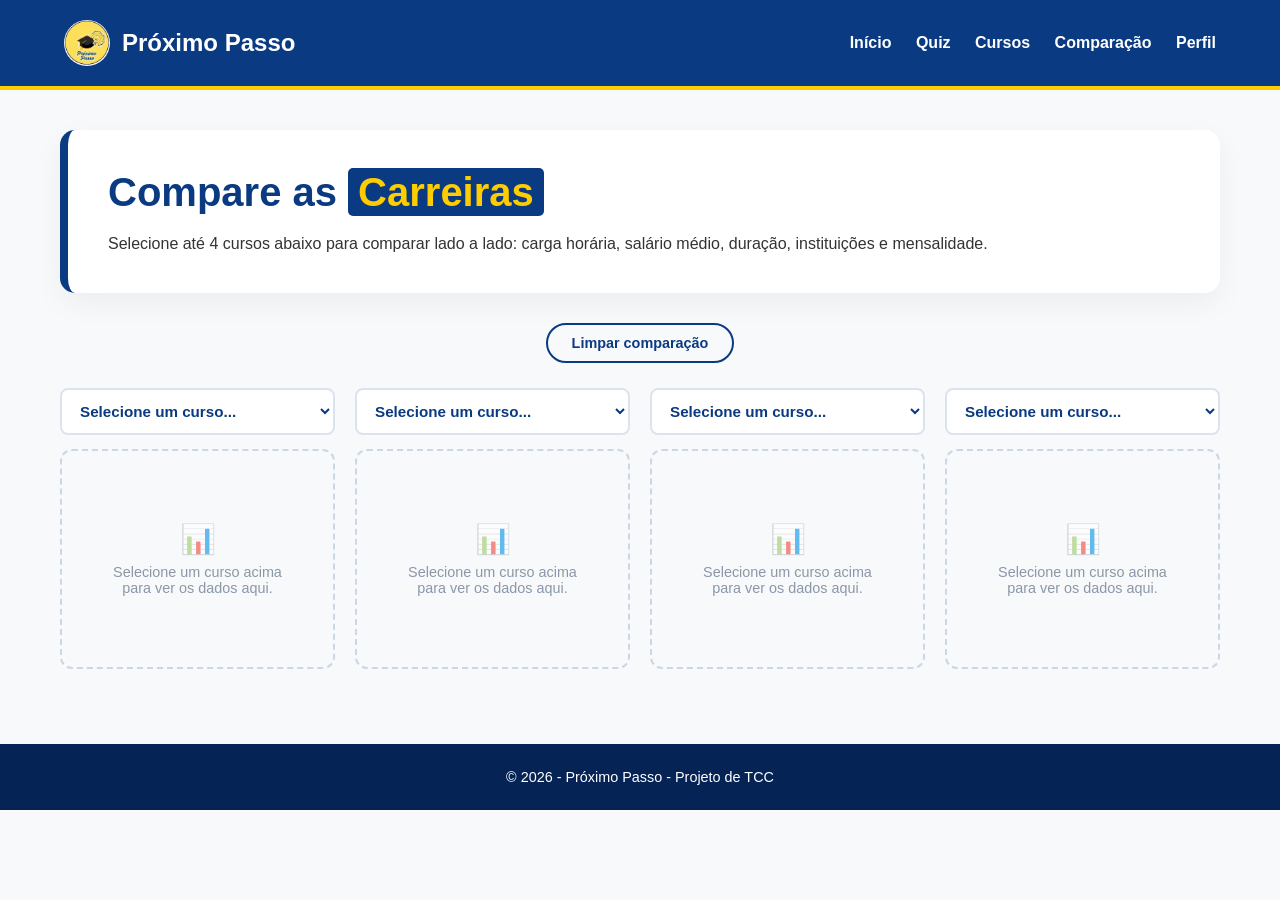
<file: comparacao.html>
<!DOCTYPE html>
<!--
    ARQUIVO: comparacao.html
    ---------------------------------------------------------------
    Página que permite comparar até 4 cursos lado a lado. Igual às
    outras páginas dinâmicas do site, o painel de comparação
    (#painel-comparativo) nasce vazio no HTML e é preenchido pelo
    js/pagina-comparacao.js com 4 "slots" (select + coluna de dados).
-->
<html lang="pt-BR">
<head>
    <meta charset="UTF-8">
    <meta name="viewport" content="width=device-width, initial-scale=1.0">
    <title>Próximo Passo | Comparação de Carreiras</title>
    <link rel="stylesheet" href="css/style.css">
</head>
<body>
    <header>
        <div class="logo">
            <img src="imagens/logo.jpeg" alt="Logo Próximo Passo" class="logo-img">
            <span>Próximo Passo</span>
        </div>
        <nav>
            <a href="inicio.html">Início</a>
            <a href="quiz.html">Quiz</a>
            <a href="cursos.html">Cursos</a>
            <a href="comparacao.html">Comparação</a>
            <a href="perfil.html">Perfil</a>
        </nav>
    </header>

    <main>
        <section class="hero-texto">
            <h1>Compare as <span>Carreiras</span></h1>
            <p>
                Selecione até 4 cursos abaixo para comparar lado a lado: carga horária, salário médio,
                duração, instituições e mensalidade.
            </p>
        </section>

        <!-- Botão que zera os 4 selects e volta todas as colunas para
             o estado "vazio" (placeholder). O comportamento de clique
             é ligado em js/pagina-comparacao.js. type="button" evita
             que o clique tente enviar algum formulário. -->
        <div class="btn-limpar-wrapper">
            <button id="btn-limpar-comparacao" class="btn-secundario" type="button">Limpar comparação</button>
        </div>

        <!-- Painel montado em branco pelo js/pagina-comparacao.js; a pessoa
             escolhe os cursos nos selects que o script cria aqui dentro.
             Se a pessoa chegou até aqui clicando em "Comparar Este" em
             algum card de outra página, o primeiro slot já vem
             pré-preenchido automaticamente (leia os comentários dentro
             do próprio pagina-comparacao.js para entender como). -->
        <div id="painel-comparativo" class="painel-comparativo"></div>
    </main>

    <footer>
        <p>&copy; 2026 - Próximo Passo - Projeto de TCC</p>
    </footer>

    <!-- dados.js primeiro (fornece CURSOS, carregarCursos, getCursoPorId
         e a chave COMPARAR_INICIAL_KEY); pagina-comparacao.js depois -->
    <script src="js/dados.js"></script>
    <script src="js/pagina-comparacao.js"></script>
</body>
</html>
</file>
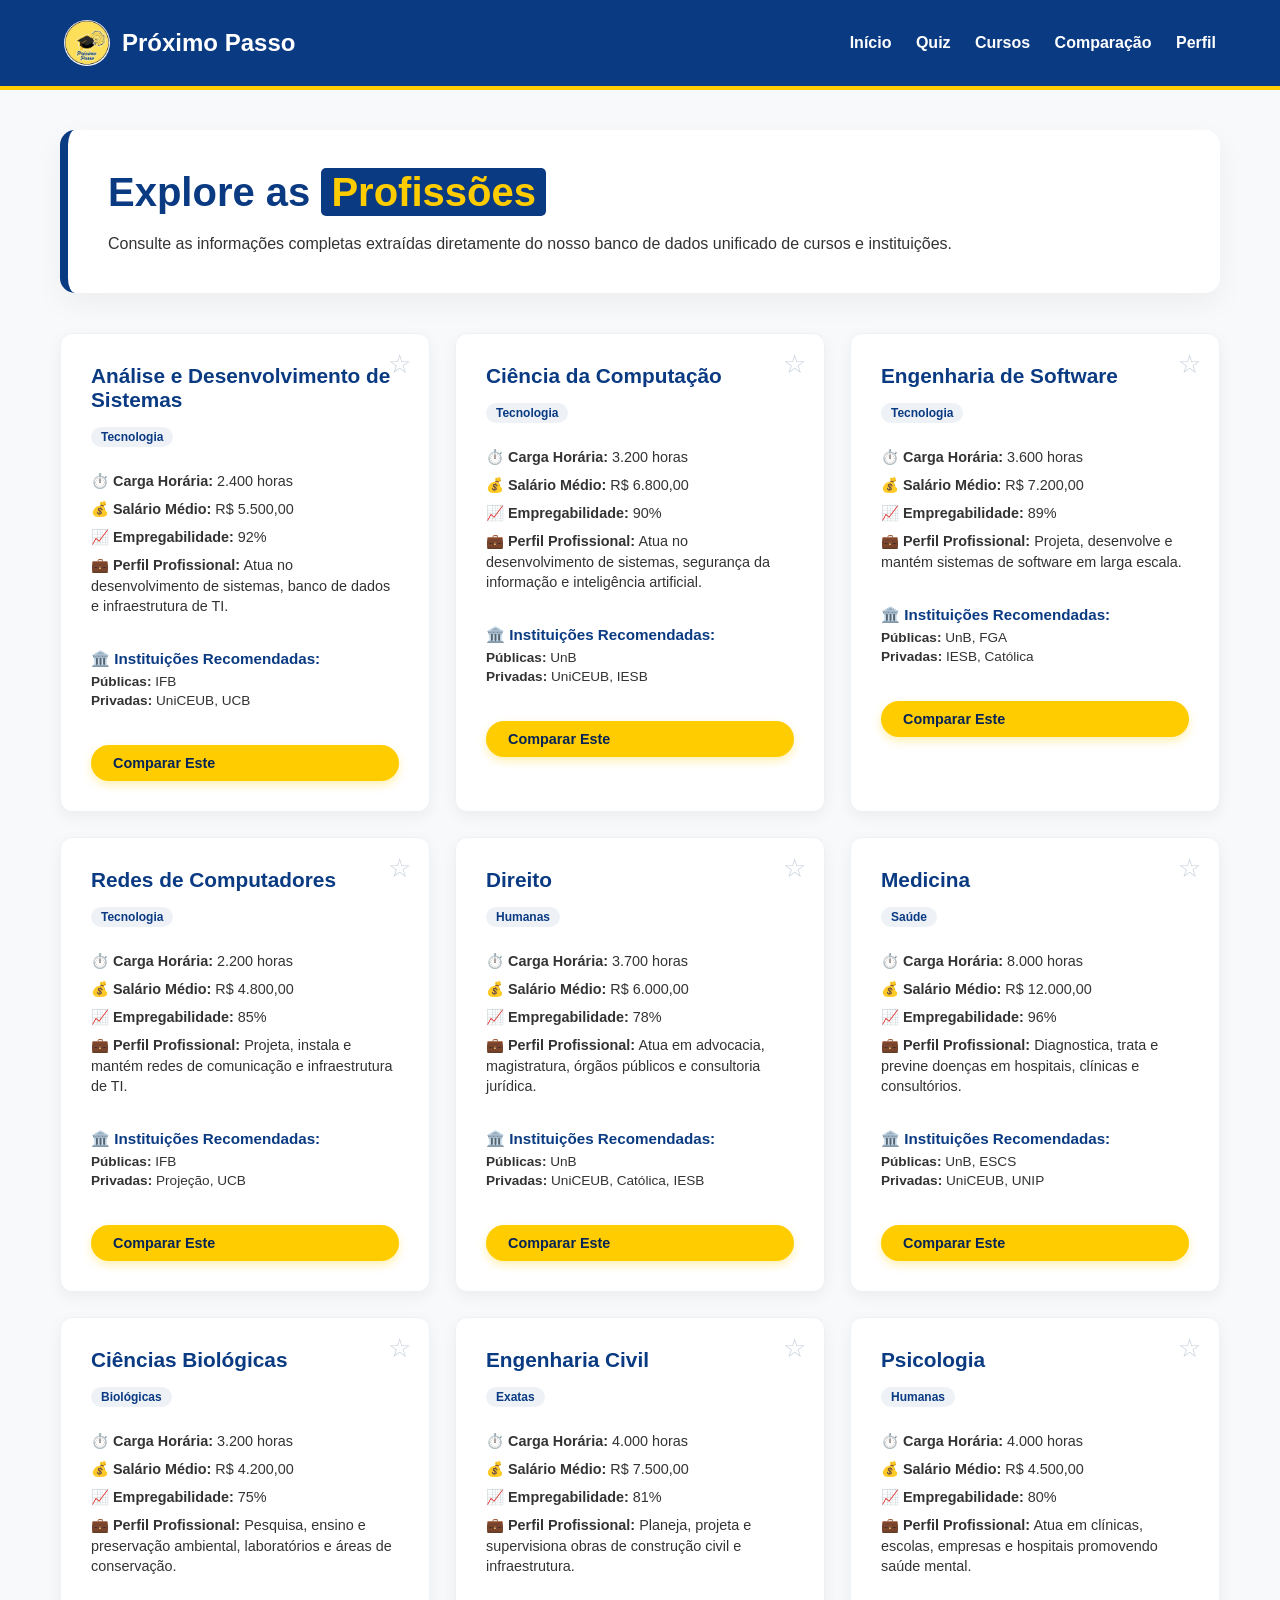
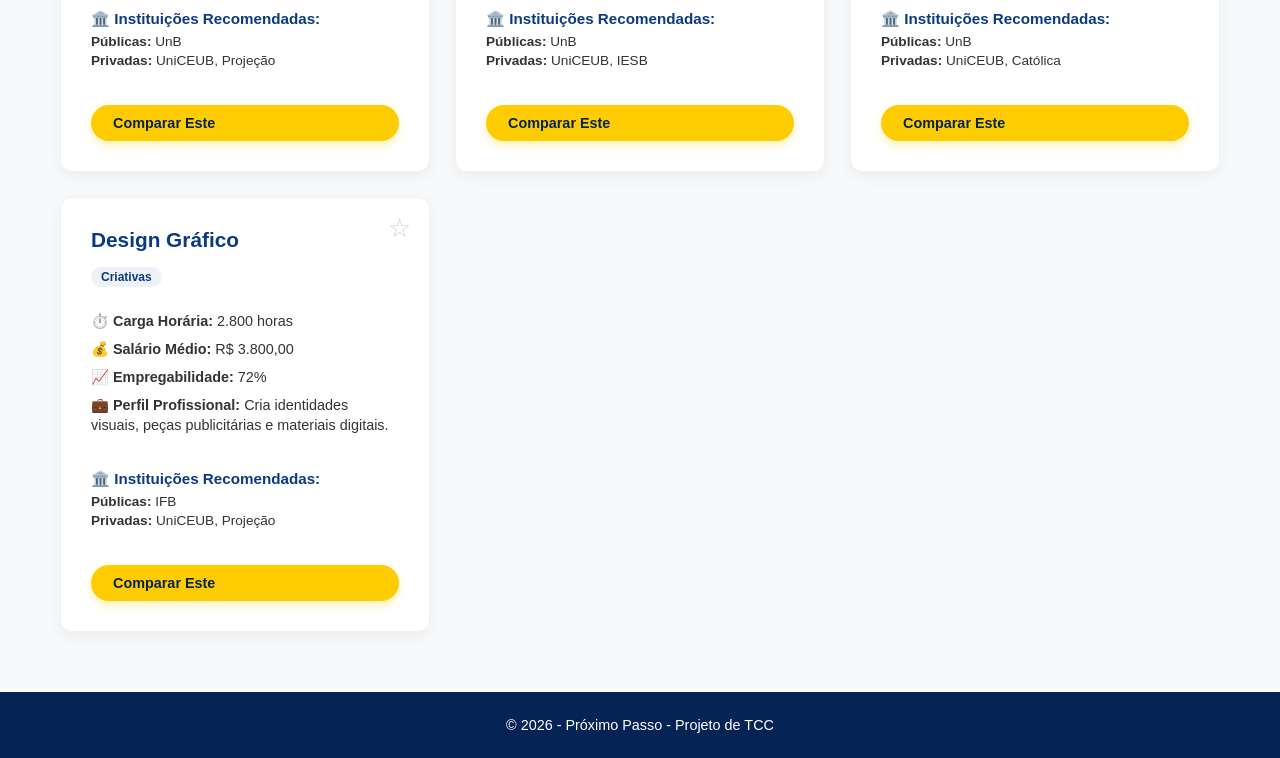
<file: cursos.html>
<!DOCTYPE html>
<!--
    ARQUIVO: cursos.html
    ---------------------------------------------------------------
    Página que lista TODOS os cursos do banco de dados (hoje, o mock
    em js/dados.js). Assim como resultado.html, o HTML aqui é só o
    "esqueleto" da página — a <div id="cursos-grid"> começa vazia e é
    preenchida pelo js/pagina-cursos.js assim que os cursos terminam
    de "carregar".
-->
<html lang="pt-BR">

<head>
    <meta charset="UTF-8">
    <meta name="viewport" content="width=device-width, initial-scale=1.0">
    <title>Próximo Passo | Explorar Cursos</title>
    <link rel="stylesheet" href="css/style.css">
</head>

<body>

    <header>
        <div class="logo">
            <img src="imagens/logo.jpeg" alt="Logo Próximo Passo" class="logo-img">
            <span>Próximo Passo</span>
        </div>
        <nav>
            <a href="inicio.html">Início</a>
            <a href="quiz.html">Quiz</a>
            <a href="cursos.html">Cursos</a>
            <a href="comparacao.html">Comparação</a>
            <a href="perfil.html">Perfil</a>
        </nav>
    </header>

    <main>
        <!-- Cabeçalho da página -->
        <section class="hero-texto" style="margin-bottom: 40px;">
            <h1>Explore as <span>Profissões</span></h1>
            <p>
                Consulte as informações completas extraídas diretamente do nosso banco de dados unificado de cursos e instituições.
            </p>
        </section>

        <!-- Os cursos são renderizados dinamicamente pelo js/pagina-cursos.js
             (que usa a função renderCursoCard definida em js/dados.js).
             No HTML puro, esta div nasce vazia. -->
        <div class="grid" id="cursos-grid"></div>
    </main>

    <footer>
        <p>&copy; 2026 - Próximo Passo - Projeto de TCC</p>
    </footer>

    <!-- dados.js primeiro (fornece CURSOS, carregarCursos, renderCursoCard
         e os botões de favoritar/comparar); pagina-cursos.js depois, que
         é quem efetivamente desenha a grid usando essas funções -->
    <script src="js/dados.js"></script>
    <script src="js/pagina-cursos.js"></script>
</body>
</html>
</file>
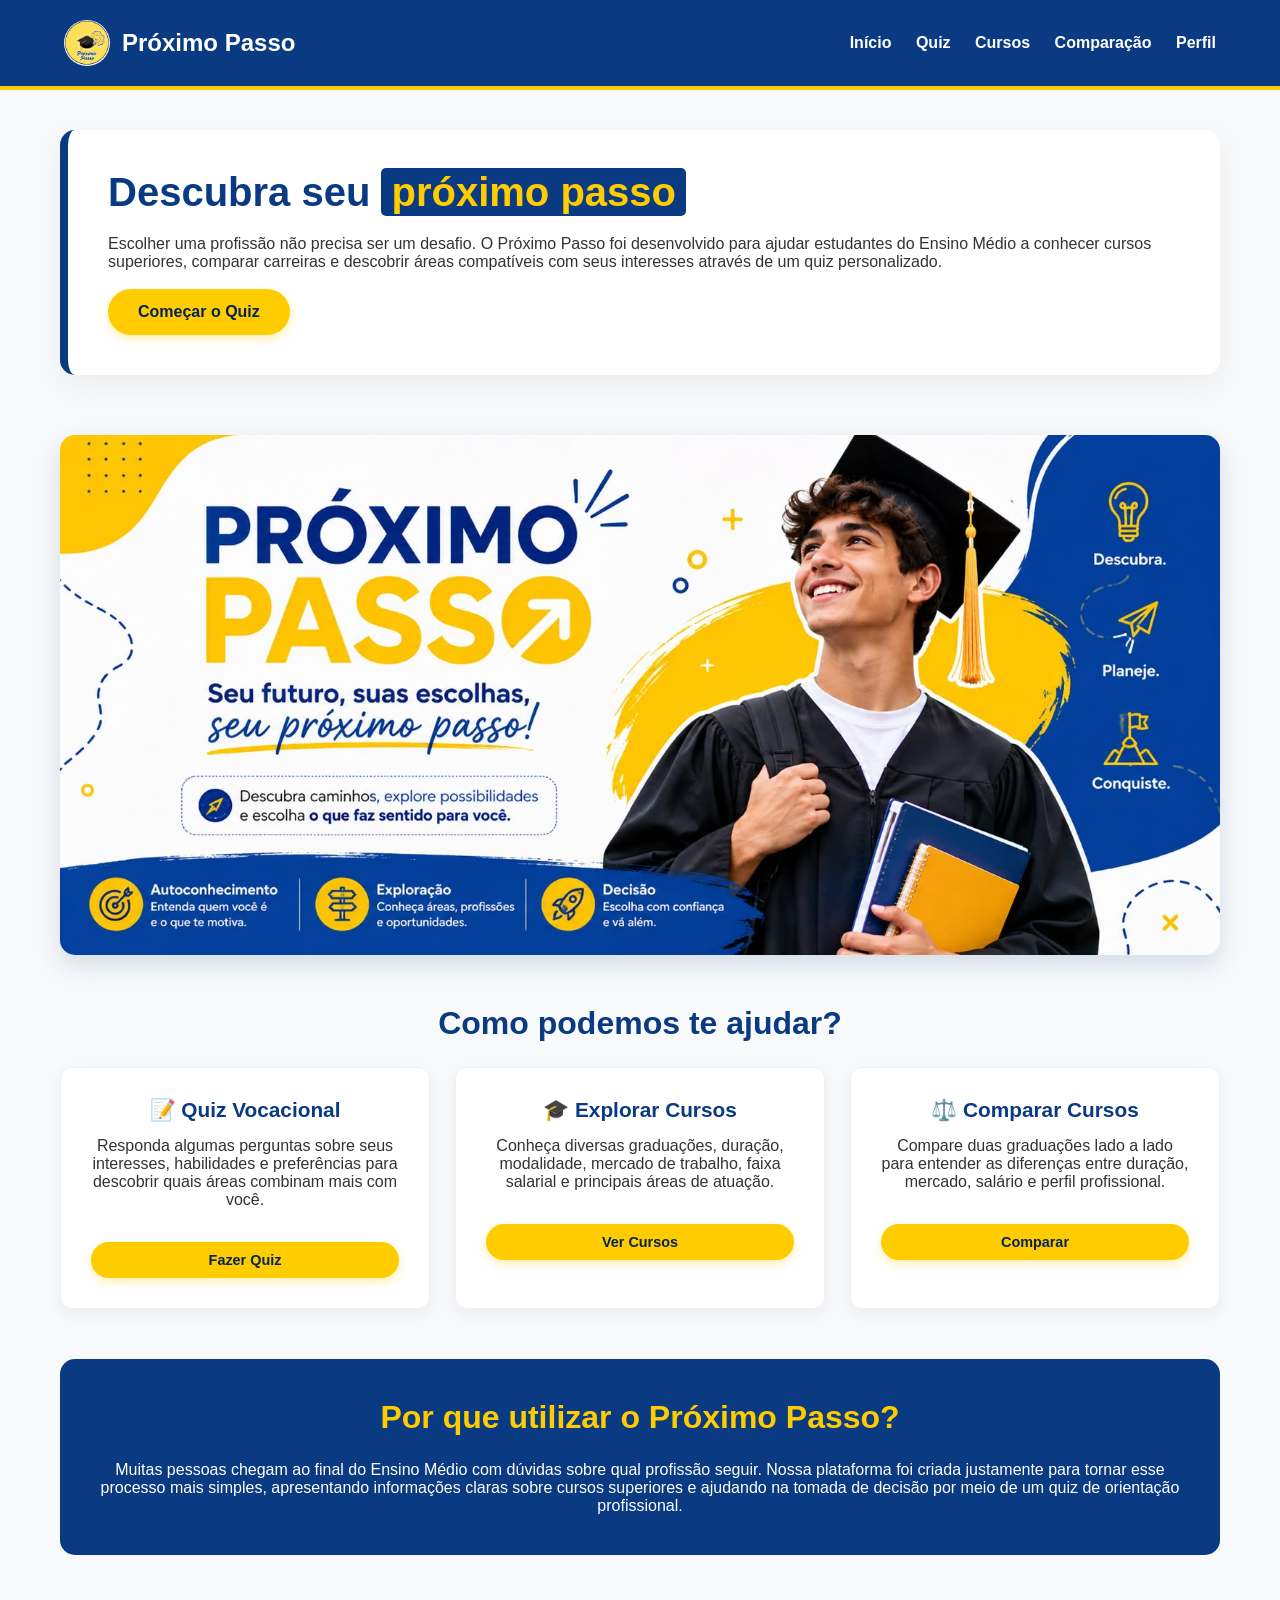
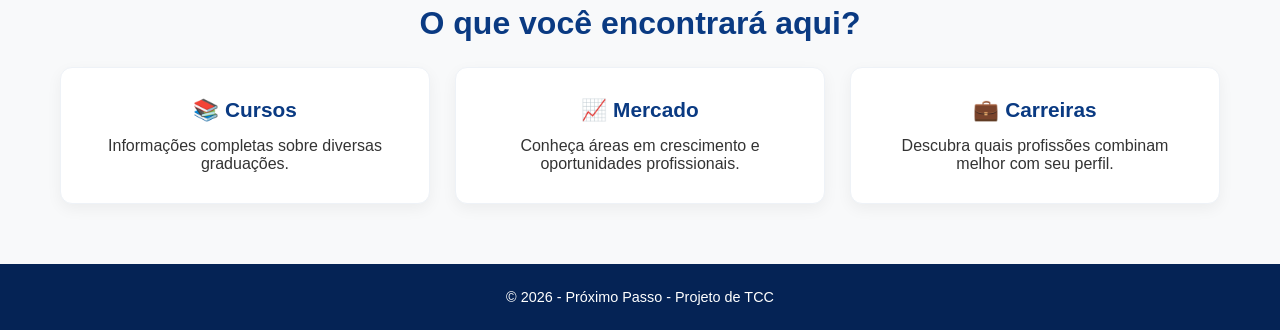
<file: inicio.html>
<!DOCTYPE html>
<!--
    ARQUIVO: index.html
    ---------------------------------------------------------------
    Página inicial do site "Próximo Passo". É uma página só de
    apresentação/institucional — não carrega nenhum arquivo .js
    (repare que não há nenhuma tag <script> no final do <body>),
    porque não há nada dinâmico aqui: é HTML e CSS puros, com
    apenas links de navegação para as outras páginas.
-->
<html lang="pt-BR">

<head>
    <meta charset="UTF-8">
    <!-- Garante que a página se ajuste bem a telas de celular -->
    <meta name="viewport" content="width=device-width, initial-scale=1.0">
    <title>Próximo Passo | Descubra sua carreira</title>
    <!-- Folha de estilos compartilhada por TODAS as páginas do site -->
    <link rel="stylesheet" href="css/style.css">
</head>

<body>

    <!-- ==========================================================
         CABEÇALHO (repetido igual em todas as páginas do site)
         Logo + nome do site à esquerda, menu de navegação à direita
         ========================================================== -->
    <header>
        <div class="logo">
            <img src="imagens/logo.jpeg" alt="Logo Próximo Passo" class="logo-img">
            <span>Próximo Passo</span>
        </div>
        <nav>
            <a href="inicio.html">Início</a>
            <a href="quiz.html">Quiz</a>
            <a href="cursos.html">Cursos</a>
            <a href="comparacao.html">Comparação</a>
            <a href="perfil.html">Perfil</a>
        </nav>
    </header>

    <main>
        <!-- ======================================================
             SEÇÃO "HERO" (banner de destaque logo no topo)
             Texto de apresentação + botão de call-to-action + imagem
             ====================================================== -->
        <section class="hero">
            <div class="hero-texto">
                <!-- O <span> dentro do h1 recebe destaque visual
                     (fundo azul, texto amarelo) via CSS -->
                <h1>Descubra seu <span>próximo passo</span></h1>
                <p>
                    Escolher uma profissão não precisa ser um desafio.
                    O Próximo Passo foi desenvolvido para ajudar estudantes do Ensino Médio
                    a conhecer cursos superiores, comparar carreiras e descobrir áreas
                    compatíveis com seus interesses através de um quiz personalizado.
                </p>
                <br>
                <!-- Botão principal que leva direto para o quiz -->
                <a href="quiz.html" class="btn-principal">Começar o Quiz</a>
            </div>

            <div class="hero-banner">
                <img src="imagens/banner.jpg" alt="Ilustração de estudante">
            </div>
        </section>

        <!-- ======================================================
             SEÇÃO "Como podemos te ajudar?"
             3 cartões de atalho para as principais funcionalidades:
             Quiz, Cursos e Comparação
             ====================================================== -->
        <section>
            <h2>Como podemos te ajudar?</h2>
            <div class="grid">
                <div class="card">
                    <h3>📝 Quiz Vocacional</h3>
                    <p>
                        Responda algumas perguntas sobre seus interesses,
                        habilidades e preferências para descobrir quais áreas
                        combinam mais com você.
                    </p>
                    <br>
                    <a href="quiz.html" class="btn-card">Fazer Quiz</a>
                </div>

                <div class="card">
                    <h3>🎓 Explorar Cursos</h3>
                    <p>
                        Conheça diversas graduações, duração,
                        modalidade, mercado de trabalho,
                        faixa salarial e principais áreas de atuação.
                    </p>
                    <br>
                    <a href="cursos.html" class="btn-card">Ver Cursos</a>
                </div>

                <div class="card">
                    <h3>⚖️ Comparar Cursos</h3>
                    <p>
                        Compare duas graduações lado a lado
                        para entender as diferenças entre
                        duração, mercado, salário e perfil profissional.
                    </p>
                    <br>
                    <a href="comparacao.html" class="btn-card">Comparar</a>
                </div>
            </div>
        </section>

        <!-- ======================================================
             SEÇÃO "Por que utilizar o Próximo Passo?"
             Bloco institucional com fundo azul (classe
             .sobre-plataforma), explicando o propósito do projeto
             ====================================================== -->
        <section class="sobre-plataforma">
            <h2>Por que utilizar o Próximo Passo?</h2>
            <p>
                Muitas pessoas chegam ao final do Ensino Médio com dúvidas
                sobre qual profissão seguir.
                Nossa plataforma foi criada justamente para tornar esse
                processo mais simples, apresentando informações claras sobre
                cursos superiores e ajudando na tomada de decisão por meio
                de um quiz de orientação profissional.
            </p>
        </section>

        <!-- ======================================================
             SEÇÃO "O que você encontrará aqui?"
             3 cartões simples, sem link, só reforçando os pilares
             de conteúdo do site (Cursos, Mercado, Carreiras)
             ====================================================== -->
        <section>
            <h2>O que você encontrará aqui?</h2>
            <div class="grid">
                <div class="card">
                    <h3>📚 Cursos</h3>
                    <p>Informações completas sobre diversas graduações.</p>
                </div>
                <div class="card">
                    <h3>📈 Mercado</h3>
                    <p>Conheça áreas em crescimento e oportunidades profissionais.</p>
                </div>
                <div class="card">
                    <h3>💼 Carreiras</h3>
                    <p>Descubra quais profissões combinam melhor com seu perfil.</p>
                </div>
            </div>
        </section>
    </main>

    <!-- Rodapé, repetido igual em todas as páginas -->
    <footer>
        <p>&copy; 2026 - Próximo Passo - Projeto de TCC</p>
    </footer>

</body>
</html>
</file>
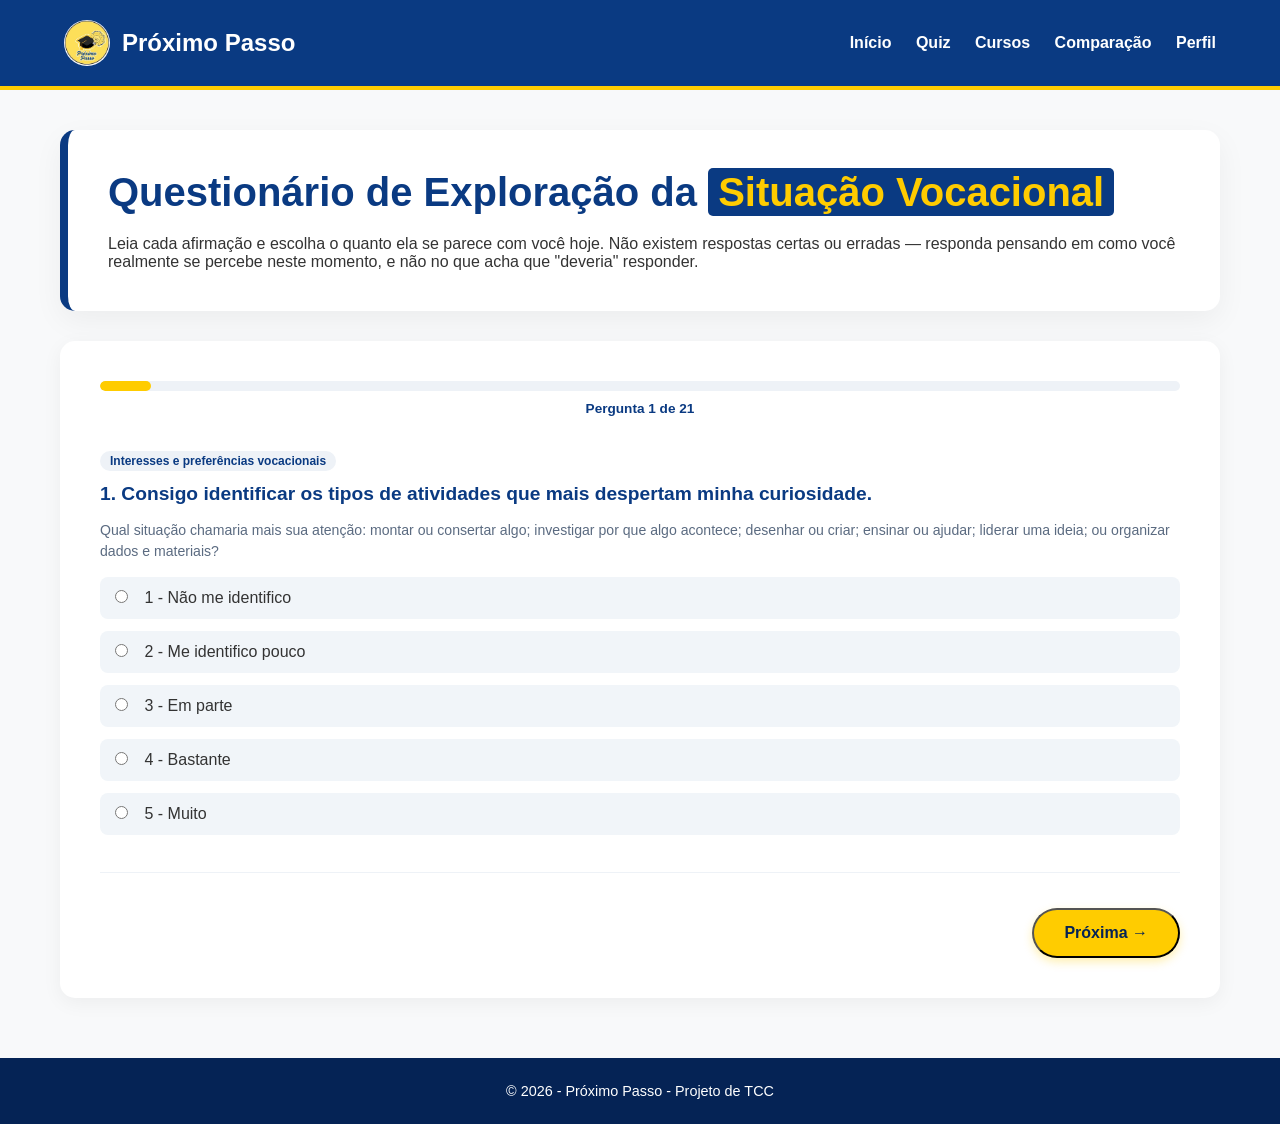
<file: quiz.html>
<!DOCTYPE html>
<!--
    ARQUIVO: quiz.html
    ---------------------------------------------------------------
    Página do Questionário de Exploração da Situação Vocacional.

    Estrutura geral do <form> abaixo:
      - 20 perguntas "de verdade", divididas em 5 dimensões (4
        perguntas cada): interesses, habilidades, valores,
        influencias, exploracao.
      - 1 pergunta extra (a 21ª) sobre "áreas de interesse", que NÃO
        entra no cálculo das dimensões — serve só para o site sugerir
        cursos reais do banco de dados na página de resultado.

    Cada pergunta fica dentro de uma <div class="questoes-bloco">.
    Por padrão, o CSS deixa TODOS esses blocos com display:none —
    quem controla qual bloco aparece na tela (um de cada vez, como um
    "formulário por etapas"), a barra de progresso, e os botões
    Anterior/Próxima é o script js/pagina-quiz.js, carregado no final
    deste arquivo.

    Cada bloco tem o atributo data-dimensao="..." — é esse atributo
    que o script usa para saber a qual das 5 dimensões somar os
    pontos daquela pergunta quando o quiz é finalizado.

    Dentro de cada bloco:
      - .dimensao-tag: etiqueta mostrando o nome da dimensão
      - <h3>: o enunciado da pergunta
      - .questao-ajuda: um texto de apoio, com exemplos concretos,
        para ajudar a pessoa a pensar antes de responder
      - .opcoes: 5 <label><input type="radio">, uma escala de 1
        ("Não me identifico") a 5 ("Muito"). Todos os radios de uma
        mesma pergunta compartilham o mesmo "name" (ex: name="p1"),
        que é o que garante que só uma opção por pergunta pode ficar
        marcada ao mesmo tempo — esse "name" também é usado como
        identificador da pergunta quando necessário.
-->
<html lang="pt-BR">

<head>
    <meta charset="UTF-8">
    <meta name="viewport" content="width=device-width, initial-scale=1.0">
    <title>Próximo Passo | Quiz Vocacional</title>
    <link rel="stylesheet" href="css/style.css">
</head>

<body>

    <header>
        <div class="logo">
            <img src="imagens/logo.jpeg" alt="Logo Próximo Passo" class="logo-img">
            <span>Próximo Passo</span>
        </div>
        <nav>
            <a href="inicio.html">Início</a>
            <a href="quiz.html">Quiz</a>
            <a href="cursos.html">Cursos</a>
            <a href="comparacao.html">Comparação</a>
            <a href="perfil.html">Perfil</a>
        </nav>
    </header>

    <main>
        <section class="hero-texto">
            <h1>Questionário de Exploração da <span>Situação Vocacional</span></h1>
            <p>
                Leia cada afirmação e escolha o quanto ela se parece com você hoje. Não existem respostas
                certas ou erradas — responda pensando em como você realmente se percebe neste momento,
                e não no que acha que "deveria" responder.
            </p>
        </section>

        <section class="quiz-container">
            <!-- Barra de progresso: atualizada pelo js/pagina-quiz.js -->
            <div class="quiz-progresso">
                <!-- Trilho cinza de fundo -->
                <div class="quiz-progresso-barra-fundo">
                    <!-- Barra amarela que cresce conforme a pessoa avança
                         no quiz. A largura (%) é definida via JavaScript,
                         não aqui no HTML. -->
                    <div id="progresso-barra" class="quiz-progresso-barra"></div>
                </div>
                <!-- Texto "Pergunta X de 21", também atualizado via JS -->
                <p id="progresso-texto" class="quiz-progresso-texto">Pergunta 1 de 21</p>
            </div>

            <form>
                <!-- Este <form> nunca é "enviado" (submit) de verdade —
                     não há botão type="submit" nem atributo action.
                     Ele existe só para agrupar os inputs semanticamente;
                     toda a navegação e o processamento das respostas é
                     feito via JavaScript (js/pagina-quiz.js), lendo os
                     valores marcados diretamente. -->

                <!-- ========================================================
                     DIMENSÃO 1 - INTERESSES E PREFERÊNCIAS VOCACIONAIS
                     (perguntas 1 a 4 — data-dimensao="interesses")
                     ======================================================== -->

                <!-- Pergunta 1 -->
                <div class="questoes-bloco" data-dimensao="interesses">
                    <span class="dimensao-tag">Interesses e preferências vocacionais</span>
                    <h3>1. Consigo identificar os tipos de atividades que mais despertam minha curiosidade.</h3>
                    <p class="questao-ajuda">Qual situação chamaria mais sua atenção: montar ou consertar algo; investigar por que algo acontece; desenhar ou criar; ensinar ou ajudar; liderar uma ideia; ou organizar dados e materiais?</p>
                    <!-- Escala de 1 a 5: todos os radios compartilham
                         name="p1", então só um pode ficar marcado.
                         O "value" (1 a 5) é o que é somado à dimensão
                         "interesses" quando o quiz é finalizado. -->
                    <div class="opcoes">
                        <label><input type="radio" name="p1" value="1"> 1 - Não me identifico</label>
                        <label><input type="radio" name="p1" value="2"> 2 - Me identifico pouco</label>
                        <label><input type="radio" name="p1" value="3"> 3 - Em parte</label>
                        <label><input type="radio" name="p1" value="4"> 4 - Bastante</label>
                        <label><input type="radio" name="p1" value="5"> 5 - Muito</label>
                    </div>
                </div>

                <!-- Pergunta 2 -->
                <div class="questoes-bloco" data-dimensao="interesses">
                    <span class="dimensao-tag">Interesses e preferências vocacionais</span>
                    <h3>2. Existem assuntos sobre os quais procuro aprender mesmo quando ninguém me obriga.</h3>
                    <p class="questao-ajuda">Pense em algo que você pesquisa por conta própria: tecnologia, comportamento humano, esporte, saúde, política, animais, jogos, economia, arte, natureza, carros, moda, história ou outro tema.</p>
                    <div class="opcoes">
                        <label><input type="radio" name="p2" value="1"> 1 - Não me identifico</label>
                        <label><input type="radio" name="p2" value="2"> 2 - Me identifico pouco</label>
                        <label><input type="radio" name="p2" value="3"> 3 - Em parte</label>
                        <label><input type="radio" name="p2" value="4"> 4 - Bastante</label>
                        <label><input type="radio" name="p2" value="5"> 5 - Muito</label>
                    </div>
                </div>

                <!-- Pergunta 3 -->
                <div class="questoes-bloco" data-dimensao="interesses">
                    <span class="dimensao-tag">Interesses e preferências vocacionais</span>
                    <h3>3. Consigo perceber quais atividades fazem com que eu fique mais envolvido.</h3>
                    <p class="questao-ajuda">Em um trabalho escolar, você preferiria construir algo, pesquisar, criar a apresentação, escrever, apresentar, ajudar colegas, liderar ou organizar materiais e prazos?</p>
                    <div class="opcoes">
                        <label><input type="radio" name="p3" value="1"> 1 - Não me identifico</label>
                        <label><input type="radio" name="p3" value="2"> 2 - Me identifico pouco</label>
                        <label><input type="radio" name="p3" value="3"> 3 - Em parte</label>
                        <label><input type="radio" name="p3" value="4"> 4 - Bastante</label>
                        <label><input type="radio" name="p3" value="5"> 5 - Muito</label>
                    </div>
                </div>

                <!-- Pergunta 4 -->
                <div class="questoes-bloco" data-dimensao="interesses">
                    <span class="dimensao-tag">Interesses e preferências vocacionais</span>
                    <h3>4. Consigo relacionar meus interesses a diferentes possibilidades profissionais.</h3>
                    <p class="questao-ajuda">Gostar de tecnologia, por exemplo, pode se relacionar a engenharia, saúde, educação, design, comunicação, administração e muitas outras áreas. Você consegue imaginar mais de uma profissão ligada ao que gosta?</p>
                    <div class="opcoes">
                        <label><input type="radio" name="p4" value="1"> 1 - Não me identifico</label>
                        <label><input type="radio" name="p4" value="2"> 2 - Me identifico pouco</label>
                        <label><input type="radio" name="p4" value="3"> 3 - Em parte</label>
                        <label><input type="radio" name="p4" value="4"> 4 - Bastante</label>
                        <label><input type="radio" name="p4" value="5"> 5 - Muito</label>
                    </div>
                </div>

                <!-- ========================================================
                     DIMENSÃO 2 - HABILIDADES PERCEBIDAS E CARACTERÍSTICAS PESSOAIS
                     (perguntas 5 a 8 — data-dimensao="habilidades")
                     ======================================================== -->

                <!-- Pergunta 5 -->
                <div class="questoes-bloco" data-dimensao="habilidades">
                    <span class="dimensao-tag">Habilidades percebidas e características pessoais</span>
                    <h3>5. Consigo reconhecer algumas habilidades que já desenvolvi.</h3>
                    <p class="questao-ajuda">Para que seus colegas costumam pedir sua ajuda? Explicar matéria, organizar o grupo, mexer em tecnologia, escrever, resolver problema, conversar sobre dificuldades, criar algo ou apresentar trabalhos?</p>
                    <div class="opcoes">
                        <label><input type="radio" name="p5" value="1"> 1 - Não me identifico</label>
                        <label><input type="radio" name="p5" value="2"> 2 - Me identifico pouco</label>
                        <label><input type="radio" name="p5" value="3"> 3 - Em parte</label>
                        <label><input type="radio" name="p5" value="4"> 4 - Bastante</label>
                        <label><input type="radio" name="p5" value="5"> 5 - Muito</label>
                    </div>
                </div>

                <!-- Pergunta 6 -->
                <div class="questoes-bloco" data-dimensao="habilidades">
                    <span class="dimensao-tag">Habilidades percebidas e características pessoais</span>
                    <h3>6. Consigo diferenciar aquilo de que gosto daquilo que faço com facilidade.</h3>
                    <p class="questao-ajuda">Você pode gostar de desenhar e ainda estar desenvolvendo essa habilidade; ou ser bom em matemática e não querer trabalhar com isso. Você consegue perceber essa diferença em você?</p>
                    <div class="opcoes">
                        <label><input type="radio" name="p6" value="1"> 1 - Não me identifico</label>
                        <label><input type="radio" name="p6" value="2"> 2 - Me identifico pouco</label>
                        <label><input type="radio" name="p6" value="3"> 3 - Em parte</label>
                        <label><input type="radio" name="p6" value="4"> 4 - Bastante</label>
                        <label><input type="radio" name="p6" value="5"> 5 - Muito</label>
                    </div>
                </div>

                <!-- Pergunta 7 -->
                <div class="questoes-bloco" data-dimensao="habilidades">
                    <span class="dimensao-tag">Habilidades percebidas e características pessoais</span>
                    <h3>7. Consigo reconhecer características minhas que aparecem em diferentes situações.</h3>
                    <p class="questao-ajuda">Em grupo, você costuma criar ideias, pesquisar antes de decidir, organizar, tomar iniciativa, ajudar a resolver conflitos, apresentar ou executar tarefas práticas? Algum comportamento se repete?</p>
                    <div class="opcoes">
                        <label><input type="radio" name="p7" value="1"> 1 - Não me identifico</label>
                        <label><input type="radio" name="p7" value="2"> 2 - Me identifico pouco</label>
                        <label><input type="radio" name="p7" value="3"> 3 - Em parte</label>
                        <label><input type="radio" name="p7" value="4"> 4 - Bastante</label>
                        <label><input type="radio" name="p7" value="5"> 5 - Muito</label>
                    </div>
                </div>

                <!-- Pergunta 8 -->
                <div class="questoes-bloco" data-dimensao="habilidades">
                    <span class="dimensao-tag">Habilidades percebidas e características pessoais</span>
                    <h3>8. Consigo identificar habilidades que ainda preciso desenvolver para alcançar meus objetivos.</h3>
                    <p class="questao-ajuda">Se uma profissão exige falar em público e hoje isso é difícil, você consegue pensar "é uma habilidade que posso desenvolver" em vez de "essa profissão não é para mim"?</p>
                    <div class="opcoes">
                        <label><input type="radio" name="p8" value="1"> 1 - Não me identifico</label>
                        <label><input type="radio" name="p8" value="2"> 2 - Me identifico pouco</label>
                        <label><input type="radio" name="p8" value="3"> 3 - Em parte</label>
                        <label><input type="radio" name="p8" value="4"> 4 - Bastante</label>
                        <label><input type="radio" name="p8" value="5"> 5 - Muito</label>
                    </div>
                </div>

                <!-- ========================================================
                     DIMENSÃO 3 - VALORES, EXPECTATIVAS E PROJETO DE VIDA
                     (perguntas 9 a 12 — data-dimensao="valores")
                     ======================================================== -->

                <!-- Pergunta 9 -->
                <div class="questoes-bloco" data-dimensao="valores">
                    <span class="dimensao-tag">Valores, expectativas e projeto de vida</span>
                    <h3>9. Consigo identificar características que considero importantes em um futuro trabalho.</h3>
                    <p class="questao-ajuda">Se precisasse escolher, o que seria mais importante: salário, estabilidade, autonomia, ajudar pessoas, criatividade, reconhecimento, segurança, contato com pessoas ou flexibilidade?</p>
                    <div class="opcoes">
                        <label><input type="radio" name="p9" value="1"> 1 - Não me identifico</label>
                        <label><input type="radio" name="p9" value="2"> 2 - Me identifico pouco</label>
                        <label><input type="radio" name="p9" value="3"> 3 - Em parte</label>
                        <label><input type="radio" name="p9" value="4"> 4 - Bastante</label>
                        <label><input type="radio" name="p9" value="5"> 5 - Muito</label>
                    </div>
                </div>

                <!-- Pergunta 10 -->
                <div class="questoes-bloco" data-dimensao="valores">
                    <span class="dimensao-tag">Valores, expectativas e projeto de vida</span>
                    <h3>10. Consigo pensar no estilo de vida relacionado às profissões que considero.</h3>
                    <p class="questao-ajuda">Algumas profissões envolvem plantões, viagens, finais de semana, muitos anos de formação, horários flexíveis ou rotina previsível. Você considera essas características?</p>
                    <div class="opcoes">
                        <label><input type="radio" name="p10" value="1"> 1 - Não me identifico</label>
                        <label><input type="radio" name="p10" value="2"> 2 - Me identifico pouco</label>
                        <label><input type="radio" name="p10" value="3"> 3 - Em parte</label>
                        <label><input type="radio" name="p10" value="4"> 4 - Bastante</label>
                        <label><input type="radio" name="p10" value="5"> 5 - Muito</label>
                    </div>
                </div>

                <!-- Pergunta 11 -->
                <div class="questoes-bloco" data-dimensao="valores">
                    <span class="dimensao-tag">Valores, expectativas e projeto de vida</span>
                    <h3>11. Consigo imaginar o papel que gostaria que o trabalho tivesse na minha vida adulta.</h3>
                    <p class="questao-ajuda">Quando pensa em trabalhar no futuro, o que parece mais importante: independência, dinheiro, ajudar, aprender, construir algo, segurança, reconhecimento ou tempo para outros projetos?</p>
                    <div class="opcoes">
                        <label><input type="radio" name="p11" value="1"> 1 - Não me identifico</label>
                        <label><input type="radio" name="p11" value="2"> 2 - Me identifico pouco</label>
                        <label><input type="radio" name="p11" value="3"> 3 - Em parte</label>
                        <label><input type="radio" name="p11" value="4"> 4 - Bastante</label>
                        <label><input type="radio" name="p11" value="5"> 5 - Muito</label>
                    </div>
                </div>

                <!-- Pergunta 12 -->
                <div class="questoes-bloco" data-dimensao="valores">
                    <span class="dimensao-tag">Valores, expectativas e projeto de vida</span>
                    <h3>12. Consigo imaginar mais de um caminho para construir um futuro profissional satisfatório.</h3>
                    <p class="questao-ajuda">Se sua primeira opção de faculdade não fosse possível agora, você conseguiria explorar outros caminhos relacionados aos seus interesses ou sentiria que não existe outra possibilidade?</p>
                    <div class="opcoes">
                        <label><input type="radio" name="p12" value="1"> 1 - Não me identifico</label>
                        <label><input type="radio" name="p12" value="2"> 2 - Me identifico pouco</label>
                        <label><input type="radio" name="p12" value="3"> 3 - Em parte</label>
                        <label><input type="radio" name="p12" value="4"> 4 - Bastante</label>
                        <label><input type="radio" name="p12" value="5"> 5 - Muito</label>
                    </div>
                </div>

                <!-- ========================================================
                     DIMENSÃO 4 - INFLUÊNCIAS E CONTEXTO DA ESCOLHA
                     (perguntas 13 a 16 — data-dimensao="influencias")
                     ======================================================== -->

                <!-- Pergunta 13 -->
                <div class="questoes-bloco" data-dimensao="influencias">
                    <span class="dimensao-tag">Influências e contexto da escolha</span>
                    <h3>13. Consigo perceber como minha família influencia minhas ideias sobre profissões.</h3>
                    <p class="questao-ajuda">Você ouve frases como "essa profissão não dá dinheiro", "deveria fazer Medicina", "concurso é mais seguro" ou "siga a profissão da família"? Como essas falas influenciam você?</p>
                    <div class="opcoes">
                        <label><input type="radio" name="p13" value="1"> 1 - Não me identifico</label>
                        <label><input type="radio" name="p13" value="2"> 2 - Me identifico pouco</label>
                        <label><input type="radio" name="p13" value="3"> 3 - Em parte</label>
                        <label><input type="radio" name="p13" value="4"> 4 - Bastante</label>
                        <label><input type="radio" name="p13" value="5"> 5 - Muito</label>
                    </div>
                </div>

                <!-- Pergunta 14 -->
                <div class="questoes-bloco" data-dimensao="influencias">
                    <span class="dimensao-tag">Influências e contexto da escolha</span>
                    <h3>14. Consigo considerar a opinião das outras pessoas sem deixar que elas decidam por mim.</h3>
                    <p class="questao-ajuda">Se um professor disser "você argumenta muito bem, deveria fazer Direito", você consegue considerar isso como uma pista sobre uma habilidade, sem concluir que necessariamente deve cursar Direito?</p>
                    <div class="opcoes">
                        <label><input type="radio" name="p14" value="1"> 1 - Não me identifico</label>
                        <label><input type="radio" name="p14" value="2"> 2 - Me identifico pouco</label>
                        <label><input type="radio" name="p14" value="3"> 3 - Em parte</label>
                        <label><input type="radio" name="p14" value="4"> 4 - Bastante</label>
                        <label><input type="radio" name="p14" value="5"> 5 - Muito</label>
                    </div>
                </div>

                <!-- Pergunta 15 -->
                <div class="questoes-bloco" data-dimensao="influencias">
                    <span class="dimensao-tag">Influências e contexto da escolha</span>
                    <h3>15. Consigo considerar minha realidade quando penso em diferentes caminhos profissionais.</h3>
                    <p class="questao-ajuda">Você já pensou onde existe o curso, se há universidade pública, bolsas, necessidade de trabalhar enquanto estuda, mudança de cidade ou outras formas de formação?</p>
                    <div class="opcoes">
                        <label><input type="radio" name="p15" value="1"> 1 - Não me identifico</label>
                        <label><input type="radio" name="p15" value="2"> 2 - Me identifico pouco</label>
                        <label><input type="radio" name="p15" value="3"> 3 - Em parte</label>
                        <label><input type="radio" name="p15" value="4"> 4 - Bastante</label>
                        <label><input type="radio" name="p15" value="5"> 5 - Muito</label>
                    </div>
                </div>

                <!-- Pergunta 16 -->
                <div class="questoes-bloco" data-dimensao="influencias">
                    <span class="dimensao-tag">Influências e contexto da escolha</span>
                    <h3>16. Consigo questionar imagens idealizadas das profissões apresentadas nas redes sociais.</h3>
                    <p class="questao-ajuda">Se vê um profissional mostrando salário alto, viagens e rotina perfeita, você procura também conhecer dificuldades, formação, rotina real, áreas de atuação e mercado?</p>
                    <div class="opcoes">
                        <label><input type="radio" name="p16" value="1"> 1 - Não me identifico</label>
                        <label><input type="radio" name="p16" value="2"> 2 - Me identifico pouco</label>
                        <label><input type="radio" name="p16" value="3"> 3 - Em parte</label>
                        <label><input type="radio" name="p16" value="4"> 4 - Bastante</label>
                        <label><input type="radio" name="p16" value="5"> 5 - Muito</label>
                    </div>
                </div>

                <!-- ========================================================
                     DIMENSÃO 5 - EXPLORAÇÃO, DECISÃO E PLANEJAMENTO PROFISSIONAL
                     (perguntas 17 a 20 — data-dimensao="exploracao")
                     ======================================================== -->

                <!-- Pergunta 17 -->
                <div class="questoes-bloco" data-dimensao="exploracao">
                    <span class="dimensao-tag">Exploração, decisão e planejamento profissional</span>
                    <h3>17. Busco conhecer diferentes profissões antes de pensar em escolher uma delas.</h3>
                    <p class="questao-ajuda">Se gosta da área da saúde, por exemplo, conhece diferentes profissões da área ou pensa apenas nas mais conhecidas?</p>
                    <div class="opcoes">
                        <label><input type="radio" name="p17" value="1"> 1 - Não me identifico</label>
                        <label><input type="radio" name="p17" value="2"> 2 - Me identifico pouco</label>
                        <label><input type="radio" name="p17" value="3"> 3 - Em parte</label>
                        <label><input type="radio" name="p17" value="4"> 4 - Bastante</label>
                        <label><input type="radio" name="p17" value="5"> 5 - Muito</label>
                    </div>
                </div>

                <!-- Pergunta 18 -->
                <div class="questoes-bloco" data-dimensao="exploracao">
                    <span class="dimensao-tag">Exploração, decisão e planejamento profissional</span>
                    <h3>18. Procuro informações confiáveis sobre as profissões que me interessam.</h3>
                    <p class="questao-ajuda">Além de TikTok, Instagram e relatos de conhecidos, você procuraria universidades, profissionais da área, sites oficiais, conselhos profissionais e informações sobre cursos?</p>
                    <div class="opcoes">
                        <label><input type="radio" name="p18" value="1"> 1 - Não me identifico</label>
                        <label><input type="radio" name="p18" value="2"> 2 - Me identifico pouco</label>
                        <label><input type="radio" name="p18" value="3"> 3 - Em parte</label>
                        <label><input type="radio" name="p18" value="4"> 4 - Bastante</label>
                        <label><input type="radio" name="p18" value="5"> 5 - Muito</label>
                    </div>
                </div>

                <!-- Pergunta 19 -->
                <div class="questoes-bloco" data-dimensao="exploracao">
                    <span class="dimensao-tag">Exploração, decisão e planejamento profissional</span>
                    <h3>19. Consigo comparar diferentes possibilidades antes de tomar uma decisão profissional.</h3>
                    <p class="questao-ajuda">Se estivesse em dúvida entre três cursos, conseguiria comparar interesses, habilidades, valores, formação, rotina profissional, possibilidades de acesso e áreas de atuação?</p>
                    <div class="opcoes">
                        <label><input type="radio" name="p19" value="1"> 1 - Não me identifico</label>
                        <label><input type="radio" name="p19" value="2"> 2 - Me identifico pouco</label>
                        <label><input type="radio" name="p19" value="3"> 3 - Em parte</label>
                        <label><input type="radio" name="p19" value="4"> 4 - Bastante</label>
                        <label><input type="radio" name="p19" value="5"> 5 - Muito</label>
                    </div>
                </div>

                <!-- Pergunta 20 -->
                <div class="questoes-bloco" data-dimensao="exploracao">
                    <span class="dimensao-tag">Exploração, decisão e planejamento profissional</span>
                    <h3>20. Consigo transformar minhas dúvidas sobre o futuro em ações concretas.</h3>
                    <p class="questao-ajuda">Se estivesse em dúvida entre Psicologia e Direito, conseguiria pensar em ações como conversar com profissionais, pesquisar graduações, conhecer grades curriculares, investigar áreas ou visitar universidades?</p>
                    <div class="opcoes">
                        <label><input type="radio" name="p20" value="1"> 1 - Não me identifico</label>
                        <label><input type="radio" name="p20" value="2"> 2 - Me identifico pouco</label>
                        <label><input type="radio" name="p20" value="3"> 3 - Em parte</label>
                        <label><input type="radio" name="p20" value="4"> 4 - Bastante</label>
                        <label><input type="radio" name="p20" value="5"> 5 - Muito</label>
                    </div>
                </div>

                <!-- ========================================================
                     ÁREAS DE INTERESSE - usado só para sugerir cursos reais
                     do nosso banco de dados para comparação (não faz parte
                     das 5 dimensões do questionário de maturidade vocacional)

                     Diferença importante deste bloco para os anteriores:
                       - tem a classe extra "bloco-areas", usada pelo
                         JavaScript para saber que este bloco deve ser
                         tratado de forma diferente (checkbox, não radio;
                         e não entra na soma das dimensões).
                       - usa <input type="checkbox"> em vez de radio,
                         então é possível marcar MAIS DE UMA área ao
                         mesmo tempo — por isso todos os checkboxes têm
                         o mesmo name="area", mas cada um pode ser
                         marcado independentemente.
                       - o "value" de cada checkbox é o nome da área
                         exatamente como aparece no campo "area" dos
                         cursos em js/dados.js (ex: "Tecnologia",
                         "Humanas"...) — isso é o que permite ao script
                         da página de resultado filtrar os cursos certos.
                     ======================================================== -->
                <div class="questoes-bloco bloco-areas" data-dimensao="areas">
                    <span class="dimensao-tag">Área de interesse para comparação de cursos</span>
                    <h3>21. Quais áreas abaixo despertam mais o seu interesse hoje?</h3>
                    <p class="questao-ajuda">Marque uma ou mais áreas. Essa pergunta não entra no seu mapa de maturidade vocacional acima — ela serve só para sugerirmos cursos reais do nosso banco de dados para você comparar.</p>
                    <div class="opcoes">
                        <label><input type="checkbox" name="area" value="Tecnologia"> Tecnologia</label>
                        <label><input type="checkbox" name="area" value="Humanas"> Humanas</label>
                        <label><input type="checkbox" name="area" value="Saúde"> Saúde</label>
                        <label><input type="checkbox" name="area" value="Biológicas"> Biológicas</label>
                        <label><input type="checkbox" name="area" value="Exatas"> Exatas</label>
                        <label><input type="checkbox" name="area" value="Criativas"> Criativas</label>
                    </div>
                </div>

                <!-- Navegação entre as perguntas, controlada pelo js/pagina-quiz.js.
                     Repare que os dois são type="button" (não "submit"):
                     isso impede que cliques neles recarreguem a página —
                     toda a ação acontece via JavaScript, escutando o
                     evento de clique de cada um. -->
                <div class="quiz-nav">
                    <button type="button" id="btn-anterior" class="btn-secundario">← Anterior</button>
                    <button type="button" id="btn-proxima" class="btn-principal">Próxima →</button>
                </div>

            </form>
        </section>
    </main>

    <footer>
        <p>&copy; 2026 - Próximo Passo - Projeto de TCC</p>
    </footer>

    <!-- Único script necessário nesta página: controla a navegação
         entre perguntas e, ao final, calcula e salva o resultado -->
    <script src="js/pagina-quiz.js"></script>
</body>
</html>
</file>
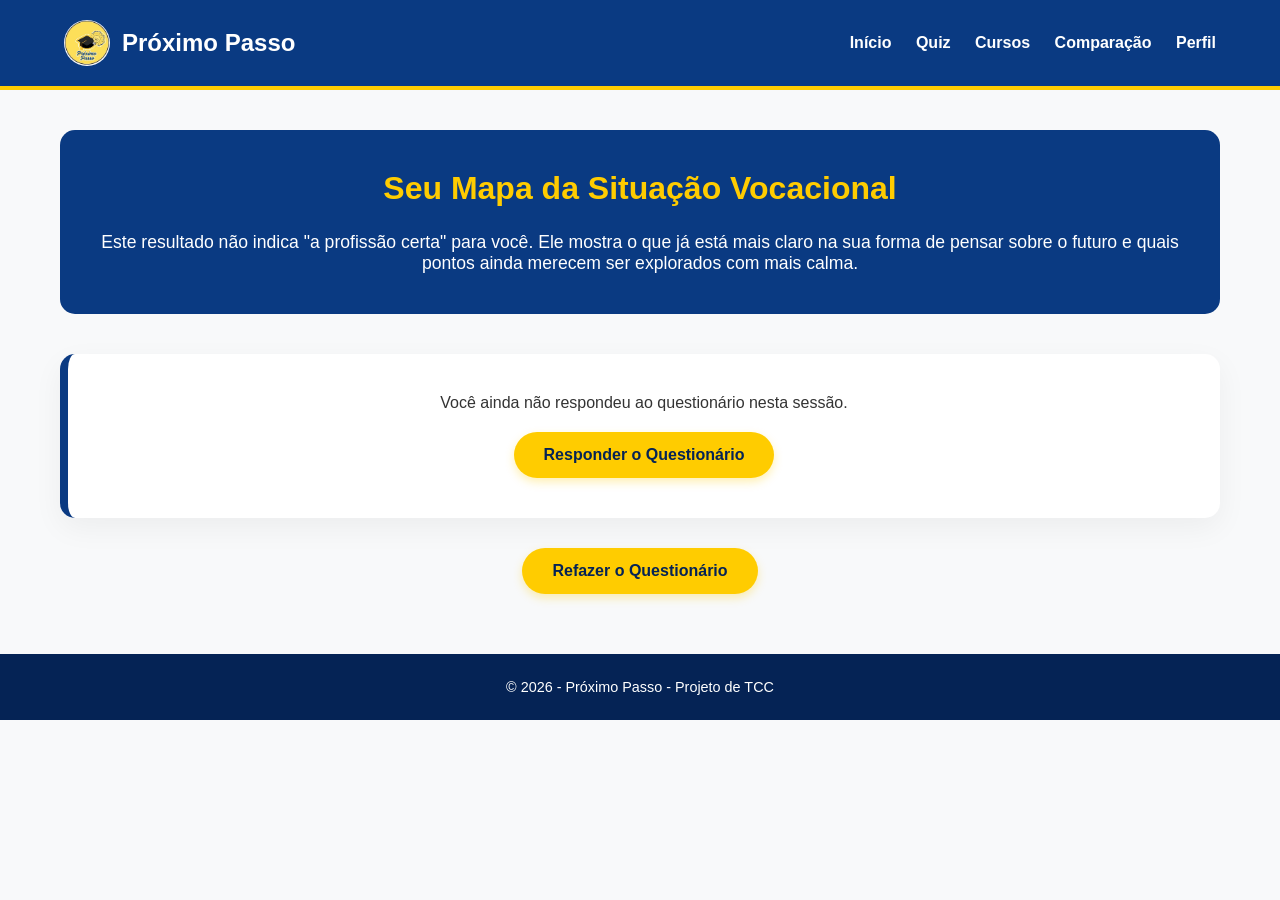
<file: resultado.html>
<!DOCTYPE html>
<!--
    ARQUIVO: resultado.html
    ---------------------------------------------------------------
    Página que mostra o resultado do quiz. Repare que o <main> desta
    página está quase todo VAZIO no HTML original — só existe uma
    <div id="resultado-conteudo"> com o texto "Carregando seu
    resultado...". Todo o conteúdo real (tabela de pontuação, cards
    de curso recomendado, mapa por dimensão) é montado dinamicamente
    pelo JavaScript depois que a página carrega — é por isso que esta
    página precisa de TRÊS scripts no final, nesta ordem específica:

      1. js/dados.js            -> dados e funções dos CURSOS
      2. js/dados-vocacional.js -> textos e faixas das 5 DIMENSÕES
      3. js/pagina-resultado.js -> junta os dois de cima com o que foi
                                    salvo no localStorage pelo quiz, e
                                    escreve o HTML final na tela

    A ordem importa porque pagina-resultado.js USA funções e
    variáveis definidas nos dois primeiros arquivos — se ele fosse
    carregado antes, essas funções ainda não existiriam.
-->
<html lang="pt-BR">

<head>
    <meta charset="UTF-8">
    <meta name="viewport" content="width=device-width, initial-scale=1.0">
    <title>Próximo Passo | Resultado do Quiz</title>
    <link rel="stylesheet" href="css/style.css">
</head>

<body>

    <header>
        <div class="logo">
            <img src="imagens/logo.jpeg" alt="Logo Próximo Passo" class="logo-img">
            <span>Próximo Passo</span>
        </div>
        <nav>
            <a href="inicio.html">Início</a>
            <a href="quiz.html">Quiz</a>
            <a href="cursos.html">Cursos</a>
            <a href="comparacao.html">Comparação</a>
            <a href="perfil.html">Perfil</a>
        </nav>
    </header>

    <main>
        <!-- Bloco de introdução ao resultado (texto fixo, sempre
             igual, não depende de JavaScript) -->
        <section class="sobre-plataforma" style="margin-bottom: 40px;">
            <h2>Seu Mapa da <span>Situação Vocacional</span></h2>
            <p style="margin-top: 15px; font-size: 1.1rem;">
                Este resultado não indica "a profissão certa" para você. Ele mostra o que já está mais claro
                na sua forma de pensar sobre o futuro e quais pontos ainda merecem ser explorados com mais calma.
            </p>
        </section>

        <!-- Estado de carregamento / sem resultado, controlado pelo js/pagina-resultado.js.
             Este texto "Carregando seu resultado..." é substituído por
             JavaScript assim que os dados salvos no quiz são lidos e
             processados. Se a pessoa nunca respondeu ao quiz, o script
             troca este conteúdo por um convite para fazer o questionário
             em vez do relatório. -->
        <div id="resultado-conteudo">
            <p class="carregando">Carregando seu resultado...</p>
        </div>

        <!-- Atalho sempre visível para refazer o quiz -->
        <div class="btn-container">
            <a href="quiz.html" class="btn-principal">Refazer o Questionário</a>
        </div>
    </main>

    <footer>
        <p>&copy; 2026 - Próximo Passo - Projeto de TCC</p>
    </footer>

    <!-- Ordem importa: dados dos cursos, depois dados das dimensões
         do quiz, e só então o script que combina os dois -->
    <script src="js/dados.js"></script>
    <script src="js/dados-vocacional.js"></script>
    <script src="js/pagina-resultado.js"></script>
</body>
</html>
</file>
<file: css/style.css>
/* =====================================================================
   ARQUIVO: css/style.css
   ---------------------------------------------------------------------
   Folha de estilos ÚNICA, usada por todas as páginas do site (index,
   quiz, cursos, comparacao, resultado, perfil). Está organizada mais
   ou menos na ordem em que os elementos aparecem visualmente na tela:
   variáveis de cor -> reset básico -> cabeçalho -> conteúdo principal
   -> seções específicas de cada página -> rodapé -> responsividade.
===================================================================== */


/* ===================================================
   Próximo Passo - Configurações Gerais e Cores do Banner
   ---------------------------------------------------
   :root é um seletor especial que representa o elemento <html> —
   variáveis CSS (--nome-da-variavel) declaradas aqui ficam
   disponíveis em QUALQUER outra regra do arquivo, através de
   var(--nome-da-variavel). Isso evita repetir os mesmos códigos de
   cor várias vezes e faz com que, se um dia quiserem trocar o azul
   principal do site, baste mudar em UM lugar só.
=================================================== */
:root {
    --azul-principal: #0A3A82;   /* O azul forte do banner */
    --azul-escuro: #052355;      /* Azul para detalhes e fundo do rodapé */
    --amarelo: #FFCC00;          /* O amarelo vibrante do logo e detalhes */
    --branco: #FFFFFF;
    --cinza-fundo: #F8F9FA;      /* Fundo claro para contrastar com o azul/amarelo */
    --texto-escuro: #333333;
}

/* Reset básico: o seletor "*" aplica a regra a TODOS os elementos da
   página, sem exceção. Isso zera margens e espaçamentos internos que
   cada navegador aplica de formas ligeiramente diferentes por padrão
   (então sem isso o site poderia parecer levemente diferente em
   Chrome, Firefox, Safari etc). */
* {
    margin: 0;
    padding: 0;
    /* box-sizing: border-box faz com que padding e border de um
       elemento sejam CONTADOS DENTRO da largura/altura definida,
       em vez de somados a ela — isso evita cálculos confusos de
       tamanho ao longo do site. */
    box-sizing: border-box;
    font-family: 'Segoe UI', Tahoma, Geneva, Verdana, sans-serif;
}

body {
    background-color: var(--cinza-fundo);
    color: var(--texto-escuro);
    /* Garante que o fundo cinza cubra pelo menos a altura inteira da
       tela mesmo em páginas com pouco conteúdo (evita "sobrar" um
       pedaço de fundo branco embaixo do rodapé, por exemplo) */
    min-height: 100vh;
}

/* ===================================================
   Cabeçalho e Menu
   Barra fixa no topo de TODAS as páginas: logo + nome à esquerda,
   links de navegação à direita.
=================================================== */
header {
    display: flex;                     /* Alinha logo e nav lado a lado */
    justify-content: space-between;    /* Logo na ponta esquerda, nav na direita */
    align-items: center;               /* Centraliza tudo verticalmente */
    padding: 20px 5%;
    background-color: var(--azul-principal);
    border-bottom: 4px solid var(--amarelo); /* Linha amarela de destaque embaixo do menu */
}

.logo {
    display: flex;
    align-items: center;
    gap: 12px;                          /* Espaço entre a imagem do logo e o texto "Próximo Passo" */
    font-size: 1.5rem;
    font-weight: bold;
    color: var(--branco);
}

.logo-img {
    width: 46px;
    height: 46px;
    border-radius: 50%;                 /* Deixa a imagem redonda */
    object-fit: cover;                  /* Evita que a imagem distorça se não for quadrada */
    flex-shrink: 0;                     /* Impede que o logo "encolha" quando falta espaço */
}

nav a {
    color: var(--branco);
    text-decoration: none;              /* Remove o sublinhado padrão dos links */
    margin-left: 20px;
    font-weight: 600;
    transition: color 0.3s;             /* Suaviza a troca de cor no hover */
}

nav a:hover {
    color: var(--amarelo);
}

/* ===================================================
   Conteúdo Principal
   Centraliza todo o conteúdo das páginas numa largura máxima, para
   não ficar esticado demais em telas muito largas.
=================================================== */
main {
    max-width: 1200px;
    margin: 40px auto;                  /* "auto" nas laterais centraliza horizontalmente */
    padding: 0 20px;
}

/* ===================================================
   Seção Hero (Banner Inicial) — usada só em index.html
=================================================== */
.hero {
    display: flex;
    flex-direction: column;             /* Texto em cima, banner embaixo (empilhado) */
    gap: 30px;
    margin-bottom: 50px;
}

/* Banner grande, abaixo do texto/botão */
.hero-banner img {
    width: 100%;
    max-height: 520px;
    object-fit: cover;                  /* Corta a imagem mantendo proporção, sem esticar */
    border-radius: 15px;
    box-shadow: 0 10px 25px rgba(10, 58, 130, 0.15); /* Sombra suave azulada */
    display: block;
}

/* Caixa "vidro"/destaque usada em textos de introdução (hero, quiz, formulário).
   ".hero-texto" e ".glass" recebem exatamente o mesmo estilo — a
   vírgula entre seletores no CSS significa "aplique esta regra a
   ambos", sem precisar repetir o bloco duas vezes. */
.hero-texto,
.glass {
    background-color: var(--branco);
    padding: 40px;
    border-radius: 15px;
    box-shadow: 0 10px 30px rgba(0, 0, 0, 0.05);
    border-left: 8px solid var(--azul-principal); /* Faixa azul de destaque na lateral esquerda */
    margin-bottom: 30px;
}

.hero h1,
.hero-texto h1 {
    font-size: 2.5rem;
    color: var(--azul-principal);
    margin-bottom: 20px;
}

/* O <span> dentro dos títulos (ex: "Descubra seu <span>próximo
   passo</span>") ganha um destaque visual: texto amarelo sobre fundo
   azul, como se fosse um "marca-texto" invertido. */
.hero h1 span,
.hero-texto h1 span {
    color: var(--amarelo);
    background-color: var(--azul-principal);
    padding: 2px 10px;
    border-radius: 5px;
}

.hero img,
.hero .glass img {
    width: 100%;
    height: auto;
    border-radius: 15px;
    box-shadow: 0 10px 25px rgba(10, 58, 130, 0.15);
    display: block;
}

/* ===================================================
   Títulos das Seções (todos os <h2> do site, em qualquer página)
=================================================== */
h2 {
    color: var(--azul-principal);
    font-size: 2rem;
    margin-bottom: 25px;
    text-align: center;
    position: relative;
}

/* ===================================================
   Grid das Outras Páginas (Início, Cursos, etc.)
   Usada para organizar os "cards" (de curso, de funcionalidade, etc)
   em colunas que se ajustam automaticamente ao tamanho da tela.
=================================================== */
.grid {
    display: grid;
    /* auto-fit + minmax(300px, 1fr): cria quantas colunas de no MÍNIMO
       300px couberem na largura disponível, e cada coluna cresce para
       ocupar o espaço igualmente (1fr) até a próxima quebrar linha.
       Isso é o que faz a grid ser responsiva sem precisar de
       media query específica para cada quantidade de cards. */
    grid-template-columns: repeat(auto-fit, minmax(300px, 1fr));
    gap: 25px;
    margin-bottom: 50px;
}

/* ===================================================
   Grid Específico da Página de Comparação
   (definida no CSS mas hoje a página comparacao.html usa
   .painel-comparativo, quase idêntica, para o mesmo efeito visual —
   esta classe fica disponível caso seja reaproveitada em outro lugar)
=================================================== */
.grid-comparacao {
    display: grid;
    grid-template-columns: repeat(4, minmax(250px, 1fr)); /* Sempre 4 colunas fixas */
    gap: 25px;
    margin-bottom: 50px;
    overflow-x: auto;                   /* Permite rolar horizontalmente em telas estreitas */
    padding-bottom: 15px;
}

/* Estiliza a barra de rolagem horizontal (só funciona em navegadores
   baseados em WebKit, como Chrome e Safari — em outros navegadores a
   barra de rolagem padrão do sistema é usada) */
.grid-comparacao::-webkit-scrollbar {
    height: 6px;
}
.grid-comparacao::-webkit-scrollbar-thumb {
    background-color: var(--azul-principal);
    border-radius: 10px;
}

/* Painel de comparação usado em comparacao.html (4 colunas lado a lado) */
.painel-comparativo {
    display: grid;
    grid-template-columns: repeat(4, minmax(240px, 1fr));
    gap: 20px;
    margin-bottom: 50px;
    overflow-x: auto;
    padding-bottom: 15px;
}

.painel-comparativo::-webkit-scrollbar {
    height: 6px;
}
.painel-comparativo::-webkit-scrollbar-thumb {
    background-color: var(--azul-principal);
    border-radius: 10px;
}

/* Cada "slot" de comparação = 1 select + 1 coluna de dados, empilhados
   verticalmente dentro da mesma célula da grid acima */
.slot-comparacao {
    display: flex;
    flex-direction: column;
    gap: 14px;
}

/* O <select> onde a pessoa escolhe qual curso ver naquela coluna */
.select-curso {
    padding: 12px 14px;
    border-radius: 8px;
    border: 2px solid #dbe3ee;
    background-color: var(--branco);
    color: var(--azul-principal);
    font-weight: 600;
    font-size: 0.95rem;
    cursor: pointer;
}

.select-curso:focus {
    outline: none;                      /* Remove o contorno padrão do navegador */
    border-color: var(--azul-principal); /* ...e usa a borda azul para indicar foco no lugar */
}

/* A "coluna" de dados de um curso dentro da comparação */
.coluna-curso {
    background-color: var(--branco);
    border-radius: 12px;
    padding: 25px;
    box-shadow: 0 5px 15px rgba(0, 0, 0, 0.05);
    border: 1px solid #eef2f7;
    display: flex;
    flex-direction: column;
    gap: 14px;
    min-height: 220px;                  /* Garante altura mínima mesmo sem conteúdo, para não "pular" quando um curso é selecionado */
}

/* Estado vazio: nenhum curso selecionado ainda nesta coluna.
   Some classes são adicionadas JUNTO com "coluna-curso" (ex:
   class="coluna-curso coluna-vazia"), então esta regra SOBRESCREVE
   alguns valores da regra acima quando as duas classes estão
   presentes ao mesmo tempo. */
.coluna-vazia {
    align-items: center;
    justify-content: center;
    text-align: center;
    background-color: transparent;
    border: 2px dashed #cbd6e6;         /* Borda tracejada, indicando "clique para preencher" */
    box-shadow: none;
    color: #8a97a8;
    gap: 8px;
}

.placeholder-icone {
    font-size: 1.8rem;
    opacity: 0.6;
}

.placeholder-comparacao {
    font-size: 0.9rem;
    max-width: 200px;
}

.btn-limpar-wrapper {
    text-align: center;
    margin-bottom: 25px;
}

/* Botão "fantasma" (contorno colorido, fundo transparente), usado
   para ações secundárias como "Limpar comparação" e "Anterior" */
.btn-secundario {
    display: inline-block;
    padding: 10px 24px;
    background-color: transparent;
    color: var(--azul-principal);
    border: 2px solid var(--azul-principal);
    border-radius: 30px;                /* Bordas bem arredondadas (efeito "pílula") */
    font-weight: bold;
    font-size: 0.9rem;
    cursor: pointer;
    transition: background 0.3s, color 0.3s;
}

.btn-secundario:hover {
    background-color: var(--azul-principal);
    color: var(--branco);
}

.topo-curso {
    text-align: center;
    padding-bottom: 14px;
    border-bottom: 2px solid var(--amarelo);
    margin-bottom: 6px;
}

/* Selo "DF" mostrado no topo de cada coluna de comparação, indicando
   que os dados (salário, instituições) são regionais */
.tag-df {
    display: inline-block;
    background-color: var(--azul-principal);
    color: var(--branco);
    font-size: 0.75rem;
    font-weight: bold;
    padding: 3px 10px;
    border-radius: 20px;
    margin-bottom: 10px;
}

.curso-titulo {
    color: var(--azul-principal);
    font-size: 1.1rem;
}

/* Cada bloco de informação dentro de uma coluna de comparação
   (ex: "Carga Horária" + valor) */
.info-grupo label {
    display: block;
    font-size: 0.8rem;
    font-weight: bold;
    color: var(--azul-principal);
    text-transform: uppercase;
    letter-spacing: 0.5px;
    margin-bottom: 4px;
}

.info-grupo p {
    font-size: 0.92rem;
    line-height: 1.4;
}

/* Destaque visual para o valor da mensalidade, como um "chip" amarelo claro */
.preco-curso {
    font-weight: bold;
    color: var(--azul-escuro);
    background-color: #fff6d9;
    padding: 6px 10px;
    border-radius: 6px;
    display: inline-block;
}

/* ===================================================
   Padrão de Cards (Funciona em todas as páginas)
   Estilo base reutilizado pelos cards de curso, de funcionalidade
   (na home) e de dimensão (na página de resultado).
=================================================== */
.card {
    position: relative;                 /* Necessário para o botão de favoritar (position:absolute) se posicionar em relação a este card */
    background-color: var(--branco);
    border-radius: 12px;
    padding: 30px;
    text-align: center;
    box-shadow: 0 5px 15px rgba(0, 0, 0, 0.05);
    transition: transform 0.3s, box-shadow 0.3s; /* Suaviza o efeito de "levantar" no hover */
    border: 1px solid #eef2f7;
    display: flex;
    flex-direction: column;
}

/* Botão de favoritar (estrela) nos cartões de curso.
   Fica "flutuando" no canto superior direito do card, por cima do
   conteúdo, graças a position:absolute + o position:relative do .card */
.favoritar-btn {
    position: absolute;
    top: 14px;
    right: 14px;
    background: none;
    border: none;
    font-size: 1.6rem;
    line-height: 1;
    cursor: pointer;
    color: #c9d2de;                     /* Cor "apagada" quando NÃO favoritado */
    transition: transform 0.2s, color 0.2s;
    padding: 4px;
}

.favoritar-btn:hover {
    transform: scale(1.15);             /* Cresce um pouco ao passar o mouse, como feedback visual */
}

/* Quando o JavaScript adiciona a classe "ativo" ao botão (curso
   favoritado), a estrela fica amarela com um leve brilho */
.favoritar-btn.ativo {
    color: var(--amarelo);
    text-shadow: 0 2px 6px rgba(255, 204, 0, 0.4);
}

.card:hover {
    transform: translateY(-5px);        /* "Levanta" o card levemente ao passar o mouse */
    box-shadow: 0 10px 25px rgba(10, 58, 130, 0.1);
}

.card h3 {
    color: var(--azul-principal);
    margin-bottom: 15px;
    font-size: 1.3rem;
}

/* Os cards de curso têm texto alinhado à esquerda (diferente dos
   cards genéricos, centralizados) por terem mais informação/texto */
.curso-card {
    text-align: left;
}

/* "Etiqueta" pequena e arredondada usada para mostrar a área do
   curso (ex: "Tecnologia") ou a classificação de uma dimensão
   (ex: "Ponto forte") */
.tag-area {
    display: inline-block;
    background-color: #eef2f7;
    color: var(--azul-principal);
    font-size: 0.75rem;
    font-weight: bold;
    padding: 3px 10px;
    border-radius: 20px;
    margin-bottom: 12px;
    align-self: flex-start;             /* Impede que a tag se estique para ocupar a largura toda dentro do card flex */
}

.dados-banco,
.faculdades-container {
    margin-top: 12px;
}

.detalhe-curso {
    font-size: 0.9rem;
    margin-bottom: 8px;
    line-height: 1.4;
}

.faculdades-container h4 {
    color: var(--azul-principal);
    font-size: 0.95rem;
    margin: 14px 0 6px;
}

.faculdade-item {
    font-size: 0.85rem;
    margin-bottom: 4px;
}

/* ===================================================
   Seção Sobre (Por que utilizar...) — bloco de destaque com fundo
   azul cheio, usado na home e no topo da página de resultado
=================================================== */
.sobre-plataforma {
    background-color: var(--azul-principal);
    color: var(--branco);
    padding: 40px;
    border-radius: 15px;
    margin-bottom: 50px;
    text-align: center;
}

/* Sobrescreve a cor padrão do h2 (que normalmente é azul) para
   amarelo, já que aqui o FUNDO é que é azul */
.sobre-plataforma h2 {
    color: var(--amarelo);
}

.sobre-plataforma span {
    color: var(--amarelo);
}

/* ===================================================
   Botões Estilizados baseados em Links (<a> com aparência de botão)
=================================================== */
.btn-principal, .btn-card {
    display: inline-block;
    padding: 14px 30px;
    background-color: var(--amarelo);
    color: var(--azul-escuro);
    text-decoration: none;
    border-radius: 30px;
    font-weight: bold;
    font-size: 1rem;
    box-shadow: 0 4px 10px rgba(255, 204, 0, 0.3);
    transition: background 0.3s, transform 0.2s;
}

/* .btn-card é uma versão menor do botão principal, usada dentro dos cards */
.btn-card {
    padding: 10px 22px;
    font-size: 0.9rem;
    margin-top: 15px;
}

.btn-principal:hover, .btn-card:hover {
    background-color: #e6b800;          /* Amarelo um pouco mais escuro no hover */
    transform: translateY(-2px);        /* Sobe levemente, dando sensação de "clicável" */
}

/* ===================================================
   Estilos da Página do Quiz
=================================================== */
.quiz-container {
    background-color: var(--branco);
    padding: 40px;
    border-radius: 15px;
    box-shadow: 0 5px 20px rgba(0,0,0,0.05);
}

/* Por padrão, TODO bloco de pergunta fica escondido — é a classe
   .pergunta-ativa (controlada pelo JavaScript em pagina-quiz.js) que
   decide qual das 21 perguntas aparece na tela a cada momento */
.questoes-bloco {
    display: none;
    margin-bottom: 35px;
    padding-bottom: 25px;
    border-bottom: 1px solid #eef2f7;
}

.questoes-bloco.pergunta-ativa {
    display: block;
}

/* Quando o JS adiciona a classe .pergunta-erro (pessoa tentou avançar
   sem responder), o bloco inteiro "treme" por 0.3s usando a animação
   @keyframes tremor definida logo abaixo */
.questoes-bloco.pergunta-erro {
    animation: tremor 0.3s;
}

/* Além do tremor, as opções de resposta ganham um contorno vermelho
   para destacar visualmente onde a pessoa precisa responder */
.questoes-bloco.pergunta-erro .opcoes {
    outline: 2px solid #e0554f;
    outline-offset: 8px;
    border-radius: 8px;
}

/* Define os "quadros" da animação de tremor: começa e termina no
   lugar (translateX(0)), balança 6px para a esquerda em 25% do tempo
   da animação e 6px para a direita em 75% do tempo */
@keyframes tremor {
    0%, 100% { transform: translateX(0); }
    25% { transform: translateX(-6px); }
    75% { transform: translateX(6px); }
}

.questoes-bloco h3 {
    color: var(--azul-principal);
    margin-bottom: 15px;
    font-size: 1.2rem;
}

/* Etiqueta com o nome da dimensão, mostrada acima de cada pergunta
   (reaproveita visualmente o mesmo estilo de .tag-area, mas como uma
   classe própria porque aparece em um contexto de formulário, não de card) */
.dimensao-tag {
    display: inline-block;
    background-color: #eef2f7;
    color: var(--azul-principal);
    font-size: 0.75rem;
    font-weight: bold;
    padding: 3px 10px;
    border-radius: 20px;
    margin-bottom: 12px;
}

/* Texto de apoio ("Para pensar antes de responder") em cada pergunta */
.questao-ajuda {
    font-size: 0.88rem;
    color: #5b6b81;
    margin-bottom: 15px;
    line-height: 1.5;
}

/* ===================================================
   Tabela de pontos fortes / a desenvolver (resultado.html)
=================================================== */
.tabela-vocacional-wrapper {
    overflow-x: auto;                   /* Permite rolar a tabela horizontalmente em telas estreitas, sem quebrar o layout */
    background-color: var(--branco);
    border-radius: 12px;
    box-shadow: 0 5px 15px rgba(0, 0, 0, 0.05);
    border: 1px solid #eef2f7;
    margin-bottom: 50px;
}

.tabela-vocacional {
    width: 100%;
    border-collapse: collapse;          /* Remove espaçamento duplo entre as bordas das células */
    min-width: 640px;                   /* Garante que a tabela não fique espremida demais (força a rolagem em vez de comprimir) */
}

.tabela-vocacional th {
    background-color: var(--azul-principal);
    color: var(--branco);
    text-align: left;
    padding: 14px 18px;
    font-size: 0.85rem;
}

.tabela-vocacional td {
    padding: 14px 18px;
    border-bottom: 1px solid #eef2f7;
    font-size: 0.9rem;
    line-height: 1.4;
    vertical-align: top;
}

/* Remove a borda inferior da última linha, para não ficar uma linha
   "sobrando" colada à borda arredondada do wrapper */
.tabela-vocacional tr:last-child td {
    border-bottom: none;
}

/* As três variações de cor da "tag" de classificação na tabela,
   combinadas com a classe .tag-area (ex: class="tag-area
   tag-classificacao-alta") — verde para pontos fortes, amarelo para
   em desenvolvimento, vermelho/rosa para os que precisam de atenção */
.tag-classificacao-alta {
    background-color: #e3f6e8;
    color: #1e7d3c;
}

.tag-classificacao-media {
    background-color: #fff6d9;
    color: #8a6d00;
}

.tag-classificacao-baixa {
    background-color: #fdeceb;
    color: #b3372f;
}

/* ===================================================
   Opções de resposta do quiz (labels com radio/checkbox)
=================================================== */
.opcoes label {
    display: block;                     /* Cada opção ocupa uma linha inteira, facilitando o clique (área clicável grande) */
    margin: 12px 0;
    cursor: pointer;
    padding: 12px 15px;
    background-color: #f1f5f9;
    border-radius: 8px;
    transition: background 0.2s;
}

.opcoes label:hover {
    background-color: #e2e8f0;          /* Fundo um pouco mais escuro ao passar o mouse, indicando que é clicável */
}

.opcoes input[type="radio"] {
    margin-right: 12px;
    accent-color: var(--azul-principal); /* Muda a cor do próprio "círculo" do radio button para o azul do site */
}

.btn-container {
    text-align: center;
    margin-top: 20px;
}

/* ===================================================
   Barra de progresso do quiz
=================================================== */
.quiz-progresso {
    margin-bottom: 35px;
}

/* Trilho/fundo da barra (sempre com largura 100%) */
.quiz-progresso-barra-fundo {
    width: 100%;
    height: 10px;
    background-color: #eef2f7;
    border-radius: 20px;
    overflow: hidden;                   /* Garante que a barra amarela por dentro respeite as bordas arredondadas */
}

/* A barra amarela em si — sua largura (width) é definida via
   JavaScript (pagina-quiz.js), de acordo com o progresso atual.
   Aqui no CSS só existe um valor inicial (33%) e a transição suave. */
.quiz-progresso-barra {
    height: 100%;
    width: 33%;
    background-color: var(--amarelo);
    border-radius: 20px;
    transition: width 0.35s ease;       /* Anima a mudança de largura suavemente, em vez de "pular" de um valor a outro */
}

.quiz-progresso-texto {
    text-align: center;
    margin-top: 10px;
    font-size: 0.85rem;
    font-weight: 600;
    color: var(--azul-principal);
}

/* Navegação entre perguntas (botões Anterior / Próxima) */
.quiz-nav {
    display: flex;
    justify-content: space-between;     /* Anterior na esquerda, Próxima na direita */
    align-items: center;
    margin-top: 25px;
}

/* Usada pelo JavaScript para esconder o botão "Anterior" na primeira
   pergunta. visibility:hidden (em vez de display:none) mantém o
   espaço reservado na tela, evitando que o botão "Próxima" pule de
   lugar quando o "Anterior" aparece/desaparece. */
.quiz-nav .escondido {
    visibility: hidden;
}

/* ===================================================
   Página de Perfil
=================================================== */
.perfil-header {
    display: flex;
    align-items: center;
    gap: 24px;
    background-color: var(--branco);
    padding: 35px;
    border-radius: 15px;
    box-shadow: 0 10px 30px rgba(0, 0, 0, 0.05);
    margin-bottom: 40px;
    flex-wrap: wrap;                    /* Permite que o avatar e o texto quebrem para a linha de baixo em telas pequenas */
}

/* Círculo azul com o emoji de "formatura" usado como avatar do perfil */
.perfil-avatar {
    width: 84px;
    height: 84px;
    min-width: 84px;                    /* Evita que o avatar seja espremido quando falta espaço (flex-shrink implícito) */
    border-radius: 50%;
    background-color: var(--azul-principal);
    color: var(--branco);
    display: flex;
    align-items: center;
    justify-content: center;
    font-size: 2.2rem;
    border: 4px solid var(--amarelo);
}

.perfil-info h2 {
    text-align: left;                   /* Sobrescreve o text-align:center padrão de todo <h2> do site */
    margin-bottom: 6px;
    color: var(--azul-principal);
}

.perfil-info label {
    display: block;
    font-size: 0.85rem;
    color: #666;
    margin-bottom: 6px;
}

.input-nome {
    padding: 10px 14px;
    border-radius: 8px;
    border: 2px solid #dbe3ee;
    font-size: 1rem;
    width: 100%;
    max-width: 280px;                   /* Impede que o campo estique demais em telas largas */
}

.input-nome:focus {
    outline: none;
    border-color: var(--azul-principal);
}

/* Mensagem exibida quando a pessoa ainda não tem nenhum curso
   favoritado */
.sem-favoritos {
    background-color: var(--branco);
    padding: 40px;
    border-radius: 15px;
    text-align: center;
    color: #666;
    box-shadow: 0 5px 15px rgba(0, 0, 0, 0.05);
}

.sem-favoritos p {
    margin-bottom: 6px;
}

.sem-favoritos a {
    color: var(--azul-principal);
    font-weight: bold;
}

/* ===================================================
   Rodapé (igual em todas as páginas)
=================================================== */
footer {
    background-color: var(--azul-escuro);
    color: var(--branco);
    text-align: center;
    padding: 25px;
    margin-top: 60px;
    font-size: 0.9rem;
}

/* Texto de carregamento enquanto os dados são buscados (usado em
   várias páginas, sempre com a mesma aparência) */
.carregando {
    text-align: center;
    color: #8a97a8;
    padding: 40px 0;
    grid-column: 1 / -1;                /* Quando este texto está DENTRO de uma .grid, faz ele ocupar TODAS as colunas em vez de só a primeira */
}

/* ===================================================
   Responsivo
   Media queries: aplicam regras extras só quando a largura da tela
   é menor ou igual ao valor indicado, ajustando o layout para
   telas de tablet e celular.
=================================================== */
@media (max-width: 900px) {
    .hero {
        /* Observação: .hero usa flexbox (flex-direction: column), não
           grid — esta propriedade grid-template-columns não tem efeito
           prático aqui, mas foi mantida como estava no arquivo original. */
        grid-template-columns: 1fr;
    }
    /* Em telas médias, o painel de comparação passa de 4 para 2
       colunas, ficando mais confortável de usar */
    .painel-comparativo,
    .grid-comparacao {
        grid-template-columns: repeat(2, minmax(220px, 1fr));
    }
}

@media (max-width: 560px) {
    /* Em telas de celular, o cabeçalho empilha o logo em cima do menu
       em vez de ficar lado a lado */
    header {
        flex-direction: column;
        gap: 12px;
    }
    nav a {
        margin: 0 10px;
    }
    /* Em telas bem estreitas, o painel de comparação vira 1 coluna só
       (as pessoas rolam a tela para ver cada curso, em vez de rolar
       de lado) */
    .painel-comparativo,
    .grid-comparacao {
        grid-template-columns: 1fr;
    }
}
</file>
